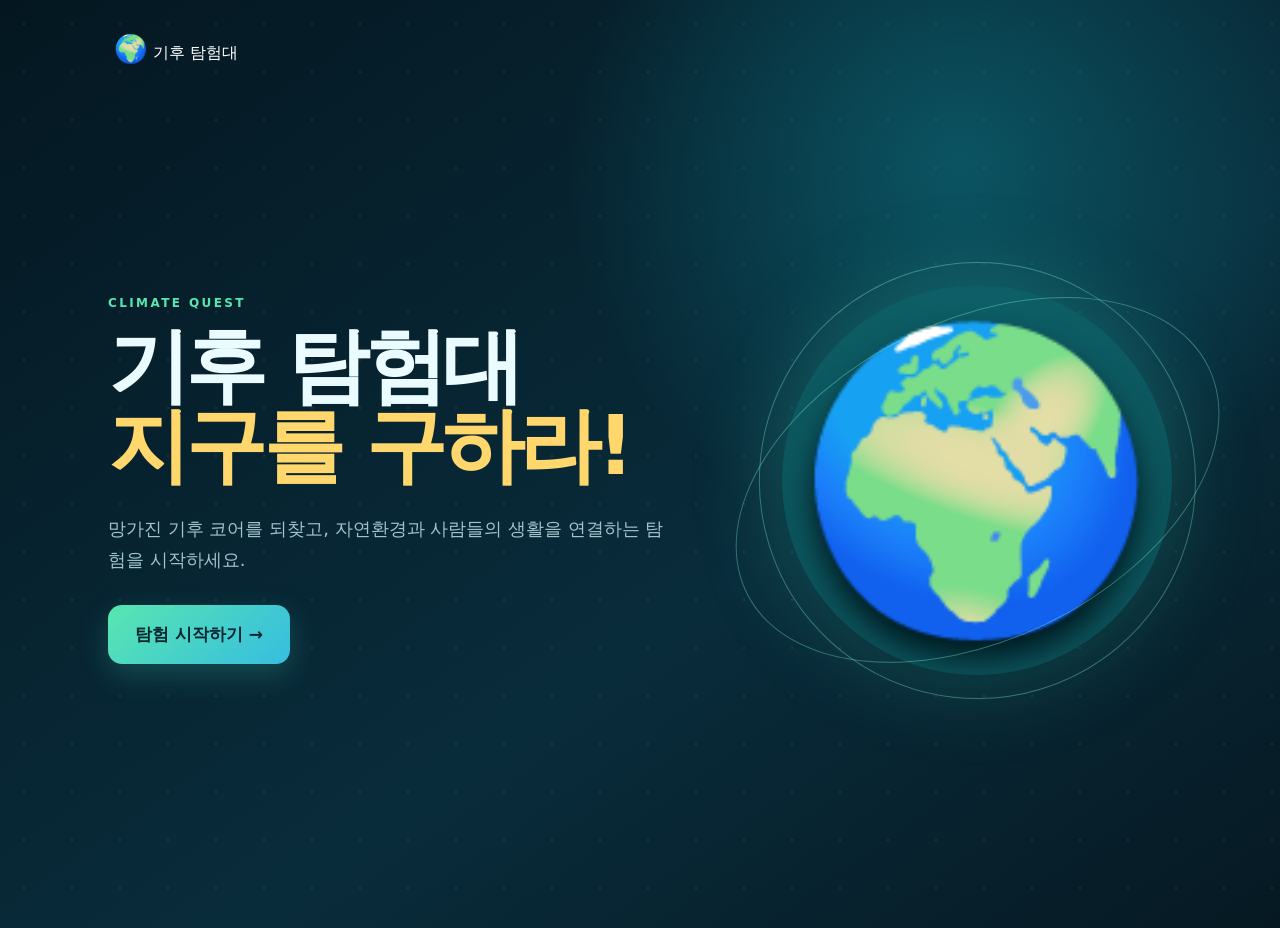
<file: index.html>
<!doctype html>
<html lang="ko">
<head>
  <meta charset="utf-8">
  <meta name="viewport" content="width=device-width,initial-scale=1">
  <meta name="theme-color" content="#092d3e">
  <title>기후 탐험대: 지구를 구하라!</title>
  <link rel="stylesheet" href="style.css">
</head>
<body>
  <div class="sky-glow"></div>
  <main class="game-shell">
    <header class="game-header">
      <button class="brand" data-action="home" aria-label="처음 화면으로">🌍 <span>기후 탐험대</span></button>
      <div id="hud" class="hud hidden" aria-live="polite">
        <span>LV.<b id="hud-level">1</b></span><span>❤️ <b id="hud-hp">5</b></span><span>✨ <b id="hud-exp">0</b></span><span>🪙 <b id="hud-gold">0</b></span>
      </div>
    </header>

    <section id="screen-start" class="screen active">
      <div class="hero-card">
        <p class="eyebrow">CLIMATE QUEST</p>
        <h1>기후 탐험대<br><em>지구를 구하라!</em></h1>
        <p>망가진 기후 코어를 되찾고, 자연환경과 사람들의 생활을 연결하는 탐험을 시작하세요.</p>
        <button class="primary xl" data-action="open-profile">탐험 시작하기 <span>→</span></button>
      </div>
      <div class="planet" aria-hidden="true"><span>🌍</span><i class="orbit one"></i><i class="orbit two"></i></div>
    </section>

    <section id="screen-profile" class="screen panel-screen">
      <div class="panel narrow">
        <button class="back" data-action="go-start">← 돌아가기</button>
        <p class="step">STEP 1</p><h2>탐험대 등록</h2>
        <p class="muted">개인정보 보호를 위해 실제 이름보다 별명을 권장해요.</p>
        <form id="profile-form" class="stack">
          <label>학급<input id="class-name" name="className" value="6-1" maxlength="12" required placeholder="예: 6-1"></label>
          <label>번호<input id="student-number" name="studentNumber" type="number" value="12" min="1" max="99" required></label>
          <label>별명<input id="nickname" name="nickname" value="기후탐험가12" maxlength="14" required></label>
          <button class="primary" type="submit">캐릭터 선택하기 →</button>
        </form>
        <p class="privacy">🔒 이메일, 전화번호, Google 계정은 수집하지 않습니다.</p>
      </div>
    </section>

    <section id="screen-character" class="screen panel-screen">
      <div class="panel wide">
        <button class="back" data-action="back-profile">← 탐험대 등록</button>
        <p class="step">STEP 2</p><h2>탐험 파트너 선택</h2>
        <div id="character-list" class="character-grid"></div>
        <button id="character-confirm" class="primary" disabled>탐험 지도 열기 →</button>
      </div>
    </section>

    <section id="screen-map" class="screen panel-screen">
      <div class="panel wide map-panel">
        <div class="section-title"><div><p class="step">WORLD MAP</p><h2>기후 코어 탐험</h2></div><p id="map-progress" class="progress-text">0 / 4 완료</p></div>
        <div class="progress"><span id="map-progress-bar"></span></div>
        <div id="climate-map" class="climate-map"></div>
        <button id="boss-button" class="boss-button" disabled>🔒 4개 기후 코어를 모으면 최종 미션이 열립니다</button>
      </div>
    </section>

    <section id="screen-quiz" class="screen panel-screen">
      <div class="panel quiz-panel">
        <div class="quiz-top"><span id="quiz-climate" class="climate-tag"></span><span id="quiz-count"></span></div>
        <div class="progress"><span id="quiz-progress"></span></div>
        <p id="quiz-story" class="story"></p>
        <h2 id="quiz-question"></h2>
        <div id="quiz-choices" class="choice-list"></div>
        <div id="quiz-feedback" class="feedback hidden" aria-live="polite"></div>
        <button id="quiz-next" class="primary hidden">다음 →</button>
      </div>
    </section>

    <section id="screen-result" class="screen panel-screen">
      <div class="panel result-panel">
        <p class="mission">MISSION COMPLETE</p><div class="trophy">🏆</div>
        <h2>기후 코어가 다시 빛나기 시작했어요!</h2>
        <p id="result-subtitle" class="muted"></p>
        <div id="result-summary" class="result-grid"></div>
        <div class="result-columns"><div><h3>🎖️ 획득 업적</h3><div id="achievement-list" class="badges"></div></div><div><h3>🧭 학습 나침반</h3><div id="learning-summary"></div></div></div>
        <div id="submit-status" class="submit-status" aria-live="polite"></div>
        <div class="action-row"><button id="retry-submit" class="secondary hidden">결과 다시 전송</button><button id="ranking-button" class="primary hidden">🏆 우리 반 랭킹</button><button class="secondary" data-action="restart">다시 플레이</button></div>
      </div>
    </section>

    <section id="screen-ranking" class="screen panel-screen">
      <div class="panel ranking-panel">
        <button class="back" data-action="back-result">← 탐험 결과</button>
        <p class="step">CLASS RANKING</p><h2 id="ranking-title">🏆 우리 반 탐험 랭킹</h2>
        <div id="ranking-list" class="ranking-list"></div>
        <div class="fair-note"><b>🏆 랭킹은 탐험 결과를 재미있게 확인하기 위한 기능입니다.</b><br>친구와 비교하기보다 내가 어떤 기후를 잘 이해했는지 확인해 보세요!</div>
      </div>
    </section>
  </main>

  <div id="toast" class="toast" role="status"></div>
  <script src="config.js"></script>
  <script src="script.js"></script>
</body>
</html>
</file>
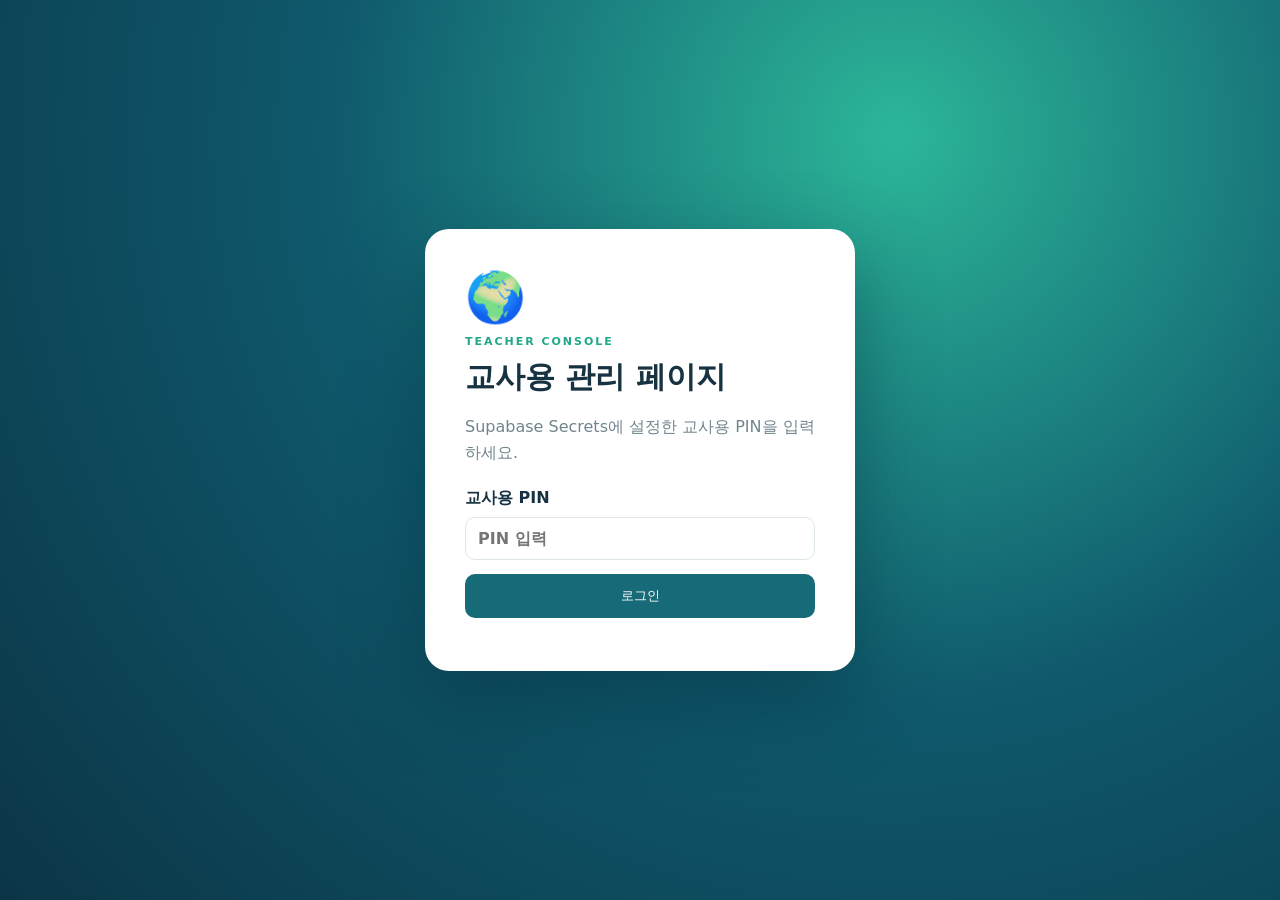
<file: admin.html>
<!doctype html>
<html lang="ko">
<head>
  <meta charset="utf-8"><meta name="viewport" content="width=device-width,initial-scale=1">
  <meta name="theme-color" content="#f3f6f9"><title>기후 탐험대 교사용 관리</title><link rel="stylesheet" href="admin.css">
</head>
<body>
  <section id="login-view" class="login-view">
    <form id="login-form" class="login-card">
      <div class="admin-logo">🌍</div><p class="overline">TEACHER CONSOLE</p><h1>교사용 관리 페이지</h1><p>Supabase Secrets에 설정한 교사용 PIN을 입력하세요.</p>
      <label>교사용 PIN<input id="pin" type="password" inputmode="numeric" autocomplete="current-password" required placeholder="PIN 입력"></label>
      <button class="btn primary" type="submit">로그인</button><p id="login-error" class="error" aria-live="polite"></p>
    </form>
  </section>

  <div id="app-view" class="app hidden">
    <aside class="sidebar">
      <div class="side-brand">🌍 <span>기후 탐험대<small>교사용 관리</small></span></div>
      <nav id="nav">
        <button class="active" data-tab="dashboard">📊 <span>대시보드</span></button><button data-tab="ranking">🏆 <span>랭킹</span></button><button data-tab="students">👨‍🎓 <span>학생별 결과</span></button><button data-tab="climates">🌍 <span>기후별 분석</span></button><button data-tab="questions">❓ <span>문제별 분석</span></button><button data-tab="settings">⚙️ <span>설정</span></button>
      </nav>
      <button id="logout" class="logout">로그아웃</button>
    </aside>
    <main class="main">
      <header class="topbar">
        <div><p class="overline">CLASS INSIGHT</p><h1 id="page-title">수업 현황</h1></div>
        <div class="top-actions"><select id="class-filter" aria-label="학급 선택"><option value="">전체 학급</option></select><button id="refresh" class="btn ghost">🔄 새로고침</button></div>
      </header>
      <div id="notice" class="notice hidden"></div>

      <section id="tab-dashboard" class="tab active">
        <div id="summary-cards" class="summary-grid"></div>
        <div class="grid two"><article class="card"><div class="card-head"><h2>학생 결과</h2><button class="link-btn" data-goto="students">전체 보기 →</button></div><div id="recent-table"></div></article><article class="card"><h2>기후별 이해도</h2><div id="dashboard-climates"></div></article></div>
        <article id="hardest-card" class="card alert-card"></article>
      </section>

      <section id="tab-ranking" class="tab">
        <article class="card"><div class="card-head wrap"><div><h2>전체 탐험 랭킹</h2><p>시간은 순위 결정에 사용하지 않습니다.</p></div><label class="inline-label">정렬<select id="rank-sort"><option value="score">탐험 점수</option><option value="accuracy">정답률</option><option value="firstTry">첫 시도 정답</option><option value="playTime">플레이 시간</option><option value="number">학생 번호</option><option value="recent">최근 제출</option></select></label></div><div id="ranking-table"></div></article>
      </section>

      <section id="tab-students" class="tab">
        <article class="card"><div class="card-head wrap"><div><h2>학생별 학습 결과</h2><p>행을 선택하면 상세 학습 분석을 확인할 수 있습니다.</p></div><input id="student-search" class="search" type="search" placeholder="🔍 번호 또는 별명 검색"></div><div id="student-table"></div></article>
      </section>

      <section id="tab-climates" class="tab">
        <div class="grid two"><article class="card"><h2>우리 반 기후별 이해도</h2><div id="climate-bars"></div></article><article id="climate-guidance" class="card"></article></div>
      </section>

      <section id="tab-questions" class="tab">
        <article class="card"><h2>문제별 오개념 분석</h2><p>첫 선택을 기준으로 정답률과 자주 선택한 오답을 계산합니다.</p><div id="question-grid" class="question-grid"></div></article>
      </section>

      <section id="tab-settings" class="tab">
        <div class="grid two"><form id="settings-form" class="card settings-card"><h2>수업 설정</h2><label class="toggle-row">학생 랭킹 <input name="rankingEnabled" type="checkbox"><span class="toggle"></span></label><label>학생 랭킹 범위<select name="rankingLimit"><option value="5">TOP 5</option><option value="10">TOP 10</option><option value="999">전체</option></select></label><label>재도전 반영 방식<select name="rankingMode"><option value="best">최고 점수</option><option value="latest">최근 점수</option><option value="first">첫 점수</option></select></label><label>표시 이름<select name="nameMode"><option value="nickname">별명 사용</option><option value="name">이름 사용</option></select></label><div class="number-grid"><label>문제 수<input name="questionCount" type="number" min="1" max="50"></label><label>탐험 지역 수<input name="regionCount" type="number" min="1" max="6"></label><label>보스 문제 수<input name="bossCount" type="number" min="1" max="3"></label></div><button class="btn primary" type="submit">설정 저장</button></form><article class="card tools-card"><h2>데이터 관리</h2><p>현재 선택한 학급의 결과를 내려받거나 초기화합니다.</p><button id="download-csv" class="btn ghost">📥 결과 CSV 다운로드</button><hr><h3>수업 결과 초기화</h3><p class="danger-text">삭제한 결과는 되돌릴 수 없습니다.</p><button id="open-reset" class="btn danger">이번 수업 결과 초기화</button></article></div>
      </section>
    </main>
  </div>

  <dialog id="student-dialog"><button class="dialog-close" aria-label="닫기">×</button><div id="student-detail"></div></dialog>
  <dialog id="reset-dialog"><form id="reset-form"><h2>⚠️ 주의</h2><p>현재 선택 범위의 학생 결과를 모두 삭제합니다.<br>이 작업은 되돌릴 수 없습니다.</p><label>삭제하려면 <b>RESET</b>을 입력하세요.<input id="reset-confirm" autocomplete="off" required></label><div class="dialog-actions"><button type="button" class="btn ghost dialog-close-button">취소</button><button class="btn danger" type="submit">영구 삭제</button></div></form></dialog>
  <div id="admin-toast" class="toast"></div>
  <script src="config.js"></script>
  <script src="admin.js"></script>
</body>
</html>
</file>
<file: style.css>
:root{--ink:#eafcff;--muted:#9fc4cc;--navy:#061d2a;--panel:#0b3040e8;--line:#ffffff1c;--mint:#58e6b0;--cyan:#45c7ea;--yellow:#ffd76d;--danger:#ff817f;--shadow:0 24px 70px #00101999;font-family:Inter,"Noto Sans KR",system-ui,sans-serif;color:var(--ink);background:#041823}*{box-sizing:border-box}body{margin:0;min-height:100vh;background:radial-gradient(circle at 75% 18%,#0b5462 0,transparent 32%),linear-gradient(145deg,#041721,#092c3b 60%,#061923);overflow-x:hidden}.sky-glow{position:fixed;inset:0;pointer-events:none;background-image:radial-gradient(#fff 1px,transparent 1px);background-size:48px 48px;opacity:.08}.game-shell{width:min(1160px,100%);margin:auto;min-height:100vh;padding:18px clamp(16px,4vw,48px) 48px}.game-header{height:62px;display:flex;align-items:center;justify-content:space-between}.brand{border:0;background:none;color:#fff;font:800 18px inherit;cursor:pointer}.brand:first-letter{font-size:27px}.hud{display:flex;gap:8px;flex-wrap:wrap;justify-content:flex-end}.hud span{background:#041923b8;border:1px solid var(--line);border-radius:99px;padding:7px 12px;font-size:13px}.screen{display:none;min-height:calc(100vh - 100px);animation:fade .35s ease}.screen.active{display:flex}.hidden{display:none!important}@keyframes fade{from{opacity:0;transform:translateY(8px)}}#screen-start{align-items:center;justify-content:space-between;gap:30px}.hero-card{max-width:610px}.eyebrow,.step{letter-spacing:.2em;font-weight:900;color:var(--mint);font-size:12px;margin:0 0 8px}.hero-card h1{font-size:clamp(43px,7vw,82px);line-height:.98;margin:16px 0 28px;letter-spacing:-.055em}.hero-card h1 em{font-style:normal;color:var(--yellow)}.hero-card p:not(.eyebrow){color:var(--muted);font-size:18px;line-height:1.7;max-width:570px}.planet{width:min(36vw,390px);aspect-ratio:1;border-radius:50%;display:grid;place-items:center;position:relative;background:#0f6b70aa;box-shadow:0 0 90px #39d7b843}.planet span{font-size:clamp(140px,24vw,290px);filter:drop-shadow(0 18px 15px #001820)}.orbit{position:absolute;inset:-6%;border:1px solid #8dffe155;border-radius:50%;transform:rotate(28deg)}.orbit.two{inset:9% -16%;transform:rotate(-26deg)}button{font:inherit}.primary,.secondary,.boss-button{border:0;border-radius:14px;padding:14px 22px;font-weight:900;cursor:pointer;transition:.2s}.primary{background:linear-gradient(135deg,var(--mint),#36bde0);color:#032531;box-shadow:0 10px 30px #42dbbd38}.primary:hover:not(:disabled),.secondary:hover,.boss-button:hover:not(:disabled){transform:translateY(-2px)}.primary:disabled,.boss-button:disabled{opacity:.48;cursor:not-allowed}.primary.xl{font-size:17px;padding:18px 27px;margin-top:12px}.secondary{color:#dff8fb;background:#ffffff0c;border:1px solid var(--line)}.panel-screen{align-items:flex-start;justify-content:center;padding-top:32px}.panel{width:min(760px,100%);background:var(--panel);border:1px solid var(--line);border-radius:26px;padding:clamp(23px,5vw,46px);box-shadow:var(--shadow);backdrop-filter:blur(13px)}.panel.narrow{max-width:560px}.panel.wide{width:min(960px,100%)}.panel h2{font-size:clamp(26px,4vw,39px);margin:4px 0 12px;letter-spacing:-.04em}.muted{color:var(--muted);line-height:1.65}.back{color:var(--muted);background:none;border:0;padding:0;margin-bottom:28px;cursor:pointer}.stack{display:grid;gap:17px;margin:27px 0}.stack label{display:grid;gap:8px;font-weight:800}.stack input{width:100%;border:1px solid var(--line);background:#021923b0;color:white;border-radius:12px;padding:14px 15px;font:inherit;outline:none}.stack input:focus{border-color:var(--mint);box-shadow:0 0 0 3px #58e6b020}.privacy{font-size:12px;color:#78a6b0}.character-grid{display:grid;grid-template-columns:repeat(3,1fr);gap:15px;margin:28px 0}.character-card{border:1px solid var(--line);background:#ffffff08;color:var(--ink);border-radius:19px;padding:22px 13px;cursor:pointer;text-align:center}.character-card.selected{border-color:var(--mint);box-shadow:inset 0 0 0 2px var(--mint);background:#58e6b015}.character-card .avatar{font-size:58px;display:block}.character-card b{display:block;font-size:18px;margin:10px}.character-card small{color:var(--muted)}.section-title{display:flex;align-items:end;justify-content:space-between;gap:20px}.progress-text{color:var(--mint);font-weight:900}.progress{height:8px;border-radius:99px;background:#ffffff12;overflow:hidden;margin:15px 0 28px}.progress span{display:block;height:100%;width:0;background:linear-gradient(90deg,var(--mint),var(--cyan));transition:width .4s}.climate-map{display:grid;grid-template-columns:repeat(2,1fr);gap:16px}.climate-card{min-height:150px;text-align:left;color:#fff;border:1px solid var(--line);border-radius:19px;padding:20px;cursor:pointer;position:relative;overflow:hidden;background:linear-gradient(135deg,var(--tone),#062432)}.climate-card.locked{filter:grayscale(.7);opacity:.52;cursor:not-allowed}.climate-card.done{box-shadow:inset 0 0 0 2px var(--mint)}.climate-card .icon{font-size:40px}.climate-card h3{margin:10px 0 5px;font-size:21px}.climate-card p{margin:0;color:#d2eced;font-size:13px}.climate-card .state{position:absolute;right:15px;top:15px;font-weight:900}.boss-button{display:block;width:100%;margin-top:18px;color:#071e27;background:linear-gradient(135deg,#ffd76d,#ff9774)}.quiz-panel{max-width:760px}.quiz-top{display:flex;justify-content:space-between;color:var(--muted);font-size:13px}.climate-tag{color:var(--yellow);font-weight:900}.story{padding:12px 15px;border-left:3px solid var(--mint);background:#58e6b00c;color:#bfe2e5;border-radius:0 10px 10px 0}.quiz-panel h2{line-height:1.38;margin:24px 0}.choice-list{display:grid;gap:11px}.choice{border:1px solid var(--line);background:#ffffff08;color:#eaffff;text-align:left;border-radius:14px;padding:15px 17px;cursor:pointer;line-height:1.5}.choice:hover:not(:disabled){border-color:#52dcbc;background:#58e6b010}.choice.correct{border-color:var(--mint);background:#4fe4ab20}.choice.wrong{border-color:var(--danger);background:#ff817f18}.feedback{padding:14px;margin:15px 0;border-radius:12px;background:#041a24;color:#cae7e9;line-height:1.55}.mission{text-align:center;letter-spacing:.22em;color:var(--yellow);font-weight:900}.trophy{text-align:center;font-size:72px}.result-panel>h2{text-align:center}.result-grid{display:grid;grid-template-columns:repeat(5,1fr);gap:10px;margin:28px 0}.stat{background:#ffffff08;border:1px solid var(--line);border-radius:15px;padding:15px 10px;text-align:center}.stat b{display:block;color:var(--yellow);font-size:22px;margin-top:7px}.stat small{color:var(--muted)}.result-columns{display:grid;grid-template-columns:1fr 1fr;gap:16px}.result-columns>div{background:#051e2a80;border-radius:17px;padding:18px}.result-columns h3{margin:0 0 13px}.badges{display:flex;gap:8px;flex-wrap:wrap}.badge{padding:7px 10px;background:#ffd76d18;color:#ffe7a8;border:1px solid #ffd76d42;border-radius:99px;font-size:12px}.learning-item{margin:8px 0;color:#bddde1}.submit-status{margin:18px 0;padding:13px;border-radius:12px;text-align:center;background:#ffffff08;color:#c6e7e8}.action-row{display:flex;gap:10px;flex-wrap:wrap;justify-content:center}.ranking-list{display:grid;gap:10px;margin:24px 0}.rank-row{display:grid;grid-template-columns:62px 1fr auto;align-items:center;gap:10px;padding:15px 18px;border:1px solid var(--line);border-radius:14px;background:#ffffff07}.rank-row.top{padding:19px;background:linear-gradient(110deg,#ffd76d18,#ffffff05)}.rank-row.me{border:2px solid var(--mint);background:#58e6b015}.rank-no{font-weight:950;font-size:18px}.rank-row b{font-size:17px}.rank-score{color:var(--yellow);font-weight:950}.ellipsis{text-align:center;color:var(--muted)}.fair-note{padding:17px;border-radius:14px;background:#0e4c5266;color:#c9e7e5;font-size:14px;line-height:1.7}.toast{position:fixed;left:50%;bottom:24px;transform:translate(-50%,30px);opacity:0;background:#fff;color:#06232d;padding:12px 19px;border-radius:99px;font-weight:800;box-shadow:var(--shadow);transition:.25s;z-index:20}.toast.show{opacity:1;transform:translate(-50%,0)}
@media(max-width:760px){#screen-start{justify-content:center;text-align:center}.planet{display:none}.hero-card p{margin-inline:auto}.character-grid{grid-template-columns:1fr}.climate-map,.result-columns{grid-template-columns:1fr}.result-grid{grid-template-columns:repeat(2,1fr)}.result-grid .stat:first-child{grid-column:span 2}.section-title{align-items:start}.game-header{height:auto;min-height:62px}.hud{max-width:220px}.panel-screen{padding-top:16px}.panel{border-radius:20px;padding:23px}.rank-row{grid-template-columns:48px 1fr auto;padding:13px 12px}.action-row>*{flex:1 1 45%}}
@media(max-width:420px){.hero-card h1{font-size:43px}.game-shell{padding-inline:12px}.hud span{font-size:11px;padding:5px 8px}.result-grid{grid-template-columns:1fr}.result-grid .stat:first-child{grid-column:auto}.rank-row b{font-size:14px}.rank-score{font-size:13px}}
</file>
<file: admin.css>
:root{font-family:Inter,"Noto Sans KR",system-ui,sans-serif;color:#173342;background:#f2f6f8;--blue:#176a78;--teal:#20a889;--navy:#102e3c;--line:#dce6e9;--muted:#70858e;--red:#d84e55}*{box-sizing:border-box}body{margin:0}.hidden{display:none!important}.login-view{min-height:100vh;display:grid;place-items:center;padding:20px;background:radial-gradient(circle at 70% 15%,#2cb699,#0f596c 48%,#0b3546)}.login-card{width:min(430px,100%);background:#fff;border-radius:24px;padding:40px;box-shadow:0 30px 80px #052a3a70}.admin-logo{font-size:49px}.overline{color:var(--teal);font-size:11px;font-weight:900;letter-spacing:.18em;margin:9px 0}.login-card h1{font-size:30px;margin:5px 0}.login-card>p:not(.overline):not(.error){color:var(--muted);line-height:1.6}.login-card label,.settings-card label,#reset-form label{display:grid;gap:8px;font-weight:800;margin:22px 0 14px}input,select{font:inherit;color:#183640;border:1px solid var(--line);border-radius:10px;background:#fff;padding:11px 12px;outline:none}input:focus,select:focus{border-color:var(--teal);box-shadow:0 0 0 3px #20a88917}.btn{border:0;border-radius:10px;padding:11px 15px;font:800 14px inherit;cursor:pointer}.btn.primary{background:var(--blue);color:#fff}.login-card .btn{width:100%;padding:13px}.btn.ghost{background:#fff;border:1px solid var(--line);color:#284852}.btn.danger{background:var(--red);color:#fff}.error,.danger-text{color:var(--red);font-size:13px}.app{min-height:100vh}.sidebar{position:fixed;inset:0 auto 0 0;width:230px;background:var(--navy);color:#fff;padding:25px 15px;display:flex;flex-direction:column}.side-brand{display:flex;gap:10px;align-items:center;font-weight:900;font-size:17px;padding:2px 10px 25px;border-bottom:1px solid #ffffff16}.side-brand:first-letter{font-size:27px}.side-brand small{display:block;color:#88aeb8;font-size:11px;margin-top:2px}.sidebar nav{display:grid;gap:5px;margin-top:22px}.sidebar nav button,.logout{border:0;background:none;color:#9fc0c8;text-align:left;padding:12px 13px;border-radius:9px;font:700 14px inherit;cursor:pointer}.sidebar nav button.active,.sidebar nav button:hover{color:#fff;background:#ffffff12}.logout{margin-top:auto}.main{margin-left:230px;padding:28px clamp(18px,4vw,46px) 50px}.topbar{display:flex;justify-content:space-between;align-items:center;gap:20px;margin-bottom:25px}.topbar h1{font-size:29px;margin:2px 0}.top-actions{display:flex;gap:10px}.tab{display:none}.tab.active{display:block}.summary-grid{display:grid;grid-template-columns:repeat(5,1fr);gap:14px;margin-bottom:17px}.summary-card,.card{background:#fff;border:1px solid #e3ebed;border-radius:16px;box-shadow:0 6px 22px #284b5908}.summary-card{padding:18px}.summary-card span{color:var(--muted);font-size:13px}.summary-card b{display:block;font-size:26px;margin-top:8px;color:#173f4c}.card{padding:22px;margin-bottom:17px}.card h2{font-size:19px;margin:0 0 6px}.card h3{margin:14px 0 8px}.card>p,.card-head p{color:var(--muted);font-size:13px;margin:5px 0 15px}.grid{display:grid;gap:17px}.grid.two{grid-template-columns:minmax(0,1.6fr) minmax(300px,1fr)}.card-head{display:flex;justify-content:space-between;align-items:start;gap:12px;margin-bottom:13px}.card-head.wrap{flex-wrap:wrap}.link-btn{border:0;background:none;color:var(--blue);font-weight:800;cursor:pointer}.inline-label{display:flex;align-items:center;gap:8px;font-size:13px}.table-wrap{overflow:auto;margin-inline:-6px}table{border-collapse:collapse;width:100%;font-size:13px;white-space:nowrap}th{text-align:left;color:var(--muted);font-size:11px;padding:10px;border-bottom:1px solid var(--line)}td{padding:12px 10px;border-bottom:1px solid #edf2f3}tr.clickable{cursor:pointer}tr.clickable:hover{background:#f5faf9}.rank-medal{font-size:17px}.score{font-weight:900;color:var(--blue)}.status{font-weight:800;font-size:11px;padding:5px 8px;border-radius:99px;background:#e7f7f2;color:#14836e}.status.review{background:#fff4dd;color:#9a6b12}.status.support{background:#ffeaeb;color:#b93c44}.bar-row{display:grid;grid-template-columns:75px 1fr 44px;align-items:center;gap:9px;margin:15px 0;font-size:13px}.bar{height:9px;background:#eaf0f1;border-radius:99px;overflow:hidden}.bar i{display:block;height:100%;background:linear-gradient(90deg,var(--teal),#63c4d0);border-radius:99px}.alert-card{background:#fffaf0;border-color:#f0dfb9}.alert-card strong{font-size:19px}.notice{padding:12px 15px;border-radius:10px;background:#e8f6f4;color:#136a5a;margin-bottom:15px}.question-grid{display:grid;grid-template-columns:repeat(2,1fr);gap:12px}.question-card{border:1px solid var(--line);border-radius:12px;padding:16px}.question-card h3{margin:0 0 10px}.question-card b.big{font-size:23px;color:var(--blue)}.question-card p{font-size:12px;color:var(--muted);line-height:1.5}.settings-card>label{margin:16px 0}.settings-card select,.settings-card input[type=number]{width:100%}.toggle-row{grid-template-columns:1fr auto auto!important;align-items:center}.toggle-row input{display:none}.toggle{width:45px;height:25px;border-radius:99px;background:#b7c6ca;position:relative}.toggle:after{content:"";position:absolute;width:19px;height:19px;border-radius:50%;background:#fff;left:3px;top:3px;transition:.2s}.toggle-row input:checked+.toggle{background:var(--teal)}.toggle-row input:checked+.toggle:after{left:23px}.number-grid{display:grid;grid-template-columns:repeat(3,1fr);gap:9px}.tools-card .btn{display:block;width:100%;margin:13px 0}.tools-card hr{border:0;border-top:1px solid var(--line);margin:24px 0}.search{min-width:240px}.empty{color:var(--muted);padding:22px;text-align:center}.toast{position:fixed;right:24px;bottom:24px;background:#153846;color:#fff;padding:12px 17px;border-radius:10px;opacity:0;transform:translateY(15px);transition:.2s;z-index:40}.toast.show{opacity:1;transform:none}dialog{width:min(690px,calc(100% - 24px));border:0;border-radius:18px;padding:28px;box-shadow:0 30px 100px #173b4655}dialog::backdrop{background:#102d3b80}.dialog-close{position:absolute;right:17px;top:13px;border:0;background:none;font-size:27px;color:var(--muted);cursor:pointer}.detail-head{border-bottom:1px solid var(--line);padding-bottom:15px}.detail-stats{display:grid;grid-template-columns:repeat(4,1fr);gap:10px;margin:18px 0}.detail-stat{padding:12px;background:#f4f8f9;border-radius:10px}.detail-stat small{color:var(--muted)}.detail-stat b{display:block;font-size:18px;margin-top:4px}.feedback-box{background:#f2faf7;padding:16px;border-radius:12px;line-height:1.65;font-size:13px}.dialog-actions{display:flex;justify-content:flex-end;gap:8px;margin-top:20px}
@media(max-width:1050px){.summary-grid{grid-template-columns:repeat(3,1fr)}.grid.two{grid-template-columns:1fr}.question-grid{grid-template-columns:1fr}}
@media(max-width:760px){.sidebar{width:68px;padding:18px 9px}.side-brand span,.sidebar nav span{display:none}.side-brand{justify-content:center;padding-inline:0}.sidebar nav button{font-size:19px;text-align:center;padding:11px 4px}.logout{font-size:0}.logout:after{content:"↪";font-size:20px}.main{margin-left:68px;padding:19px 13px 35px}.topbar{align-items:start;flex-direction:column}.top-actions{width:100%}.top-actions select{flex:1}.summary-grid{grid-template-columns:repeat(2,1fr)}.summary-card:last-child{grid-column:span 2}.card{padding:16px}.detail-stats{grid-template-columns:repeat(2,1fr)}.number-grid{grid-template-columns:1fr}.question-grid{grid-template-columns:1fr}}
</file>
